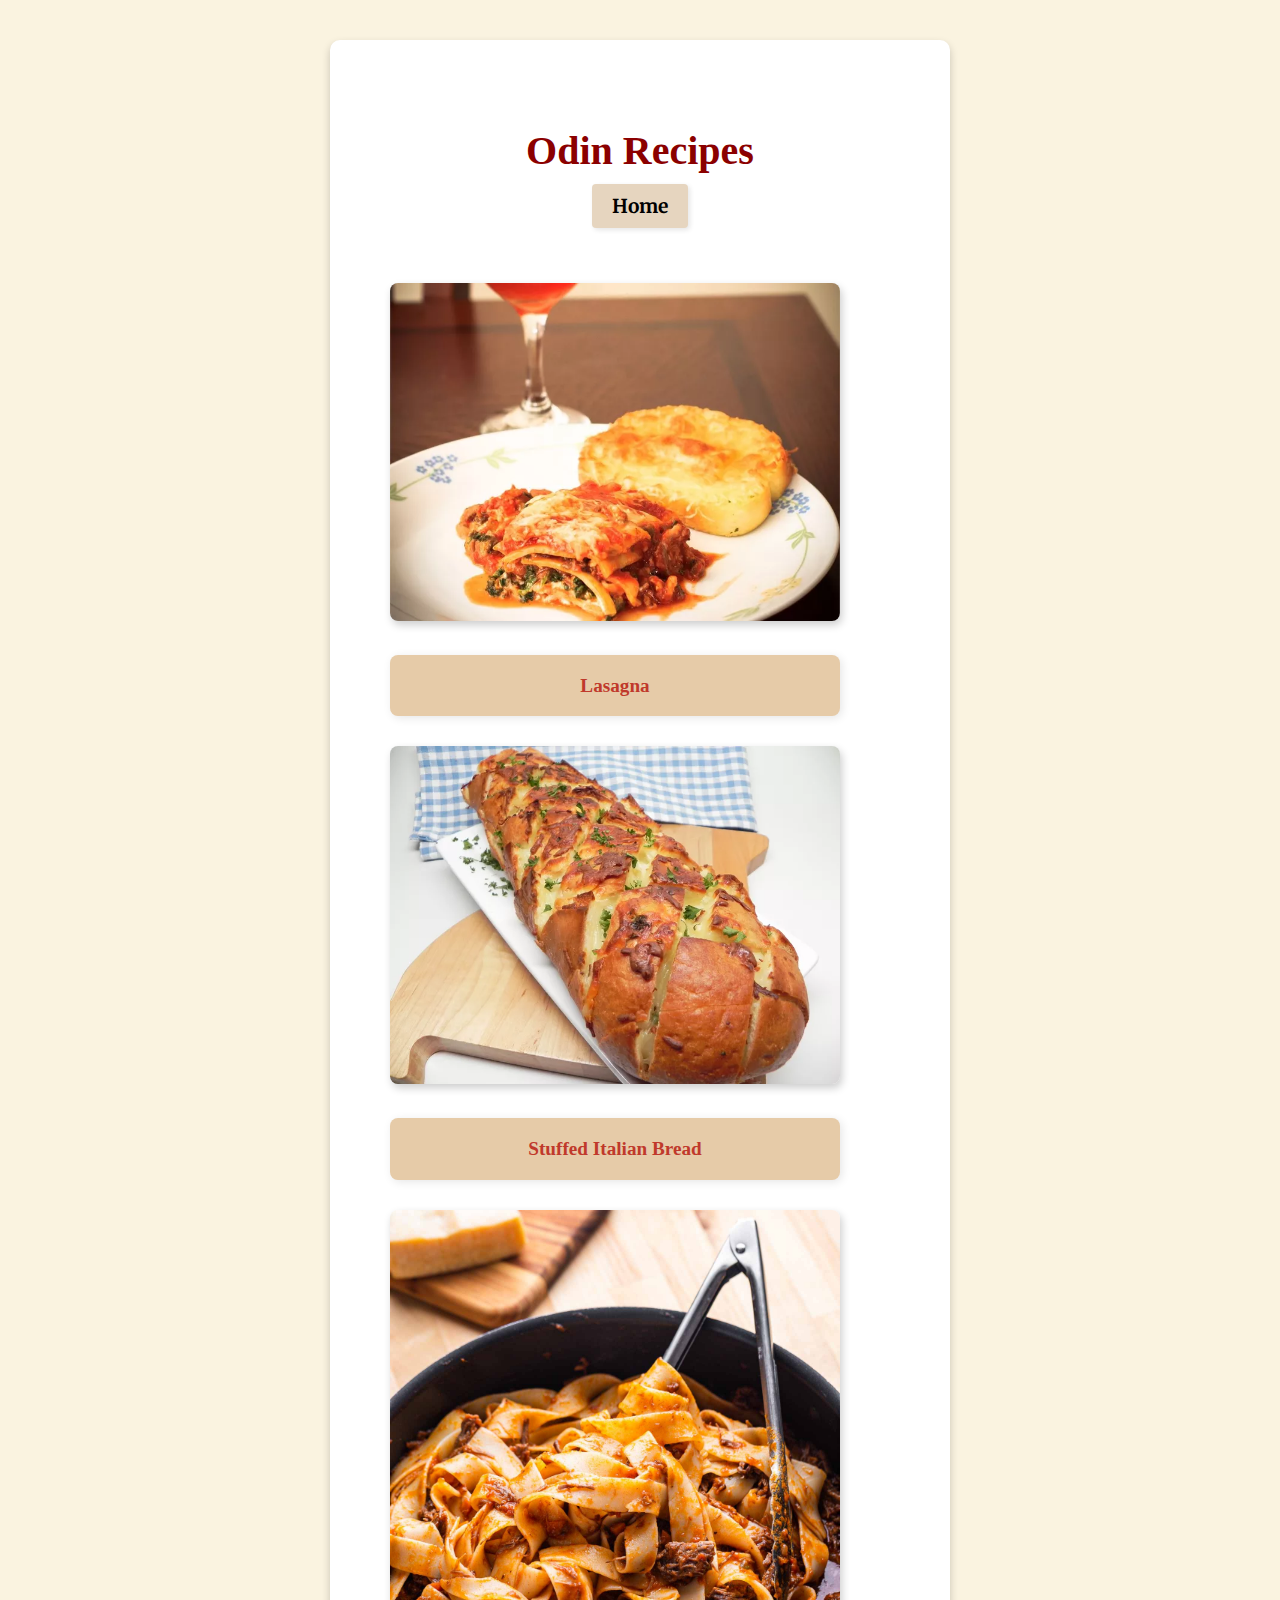
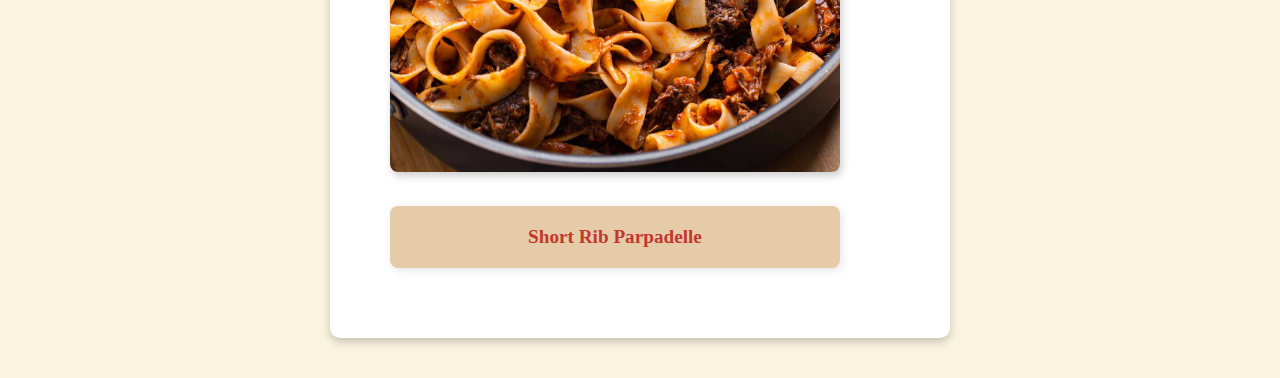
<file: index.html>
<!DOCTYPE html>
<html lang="en">
<head>
  <meta charset="UTF-8">
  <meta name="viewport" content="width=device-width, initial-scale=1.0">

  <title>Odin Recipes</title>
  <style>
@import url('https://fonts.googleapis.com/css2?family=Merriweather:ital,wght@0,300;0,400;0,700;0,900;1,300;1,400;1,700;1,900&display=swap');
</style>
  <link rel="stylesheet" href="styles.css">
</head>
<body>
  <div class="container">
    <header>
      <h1>Odin Recipes</h1>
    <a href="../index.html" class="home-link">Home</a>
    </header>
    <ul class="recipe-list">
      <img src="images/chicken-lasagna.jpg" alt="Chicken Lasagna">
      <li><a href="recipes/lasagna.html">Lasagna</a></li>
      <img src="images/baked-italian-bread.webp" alt="Stuffed Italian Bread">
      <li><a href="recipes/italian-bread.html">Stuffed Italian Bread</a></li>
      <img src="images/short-ribs-pappardelle.jpg" alt="Spaghetti">
      <li><a href="recipes/spaghetti.html">Short Rib Parpadelle</a></li>
    </ul>
  </div>
</body>
</html>
</file>
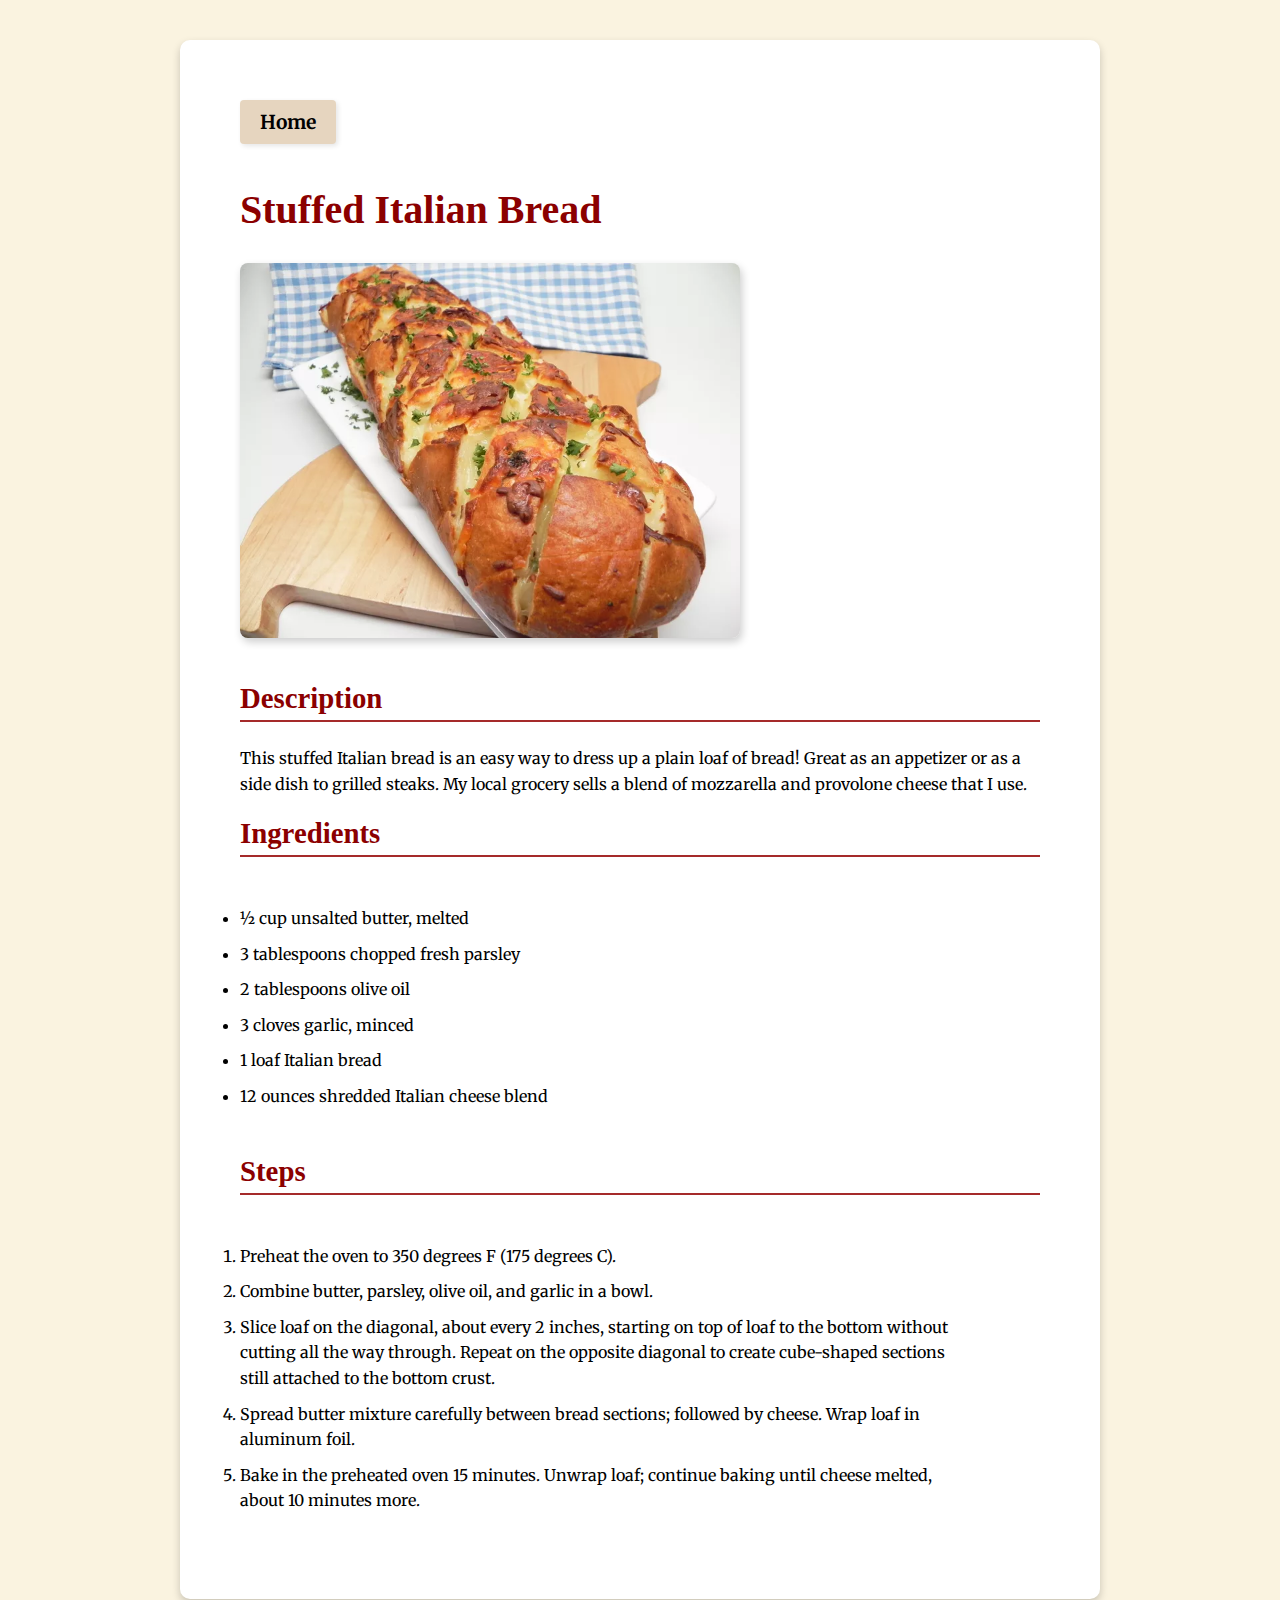
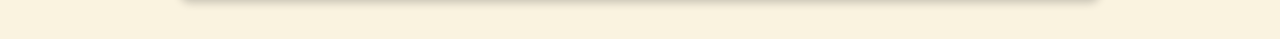
<file: italian-bread.html>
<!DOCTYPE html>
<html lang="en">
<head>
  <meta charset="UTF-8">
  <meta name="viewport" content="width=device-width, initial-scale=1.0">

  <title>Stuffed Italian Bread</title>
  <link rel="preconnect" href="https://fonts.googleapis.com">
<link rel="preconnect" href="https://fonts.gstatic.com" crossorigin>
<link href="https://fonts.googleapis.com/css2?family=Merriweather:ital,wght@0,300;0,400;0,700;0,900;1,300;1,400;1,700;1,900&display=swap" rel="stylesheet">
  <link rel="stylesheet" href="styles.css">
</head>
<body>
  <div class="container">
    <a href="index.html" class="home-link">Home</a>
    <h1>Stuffed Italian Bread</h1>
    <img src="images/baked-italian-bread.webp" alt="Lasagna">
  <h2>Description</h2>
  <p>This stuffed Italian bread is an easy way to dress up a plain loaf of bread! Great as an appetizer or 
    as a side dish to grilled steaks. My local grocery sells a blend of mozzarella and provolone cheese that I use.</p>
    <h2>Ingredients</h2>
  <ul>
    <li>½ cup unsalted butter, melted</li>
    <li>3 tablespoons chopped fresh parsley</li>
    <li>2 tablespoons olive oil</li>
    <li>3 cloves garlic, minced</li>
    <li>1 loaf Italian bread</li>
    <li>12 ounces shredded Italian cheese blend</li>
  </ul>
  <h2>Steps</h2>
  <ol>
    <li>Preheat the oven to 350 degrees F (175 degrees C).</li>
    <li>Combine butter, parsley, olive oil, and garlic in a bowl.</li>
    <li>Slice loaf on the diagonal, about every 2 inches, starting on 
        top of loaf to the bottom without cutting all the way through. 
        Repeat on the opposite diagonal to create cube-shaped sections 
        still attached to the bottom crust.</li>
    <li>Spread butter mixture carefully between bread sections; followed by cheese. Wrap loaf in aluminum foil.</li>
    <li>Bake in the preheated oven 15 minutes. Unwrap loaf; continue baking until cheese melted, about 10 minutes more.</li>
  </ol>
  </div>
</body>
</html>
</file>
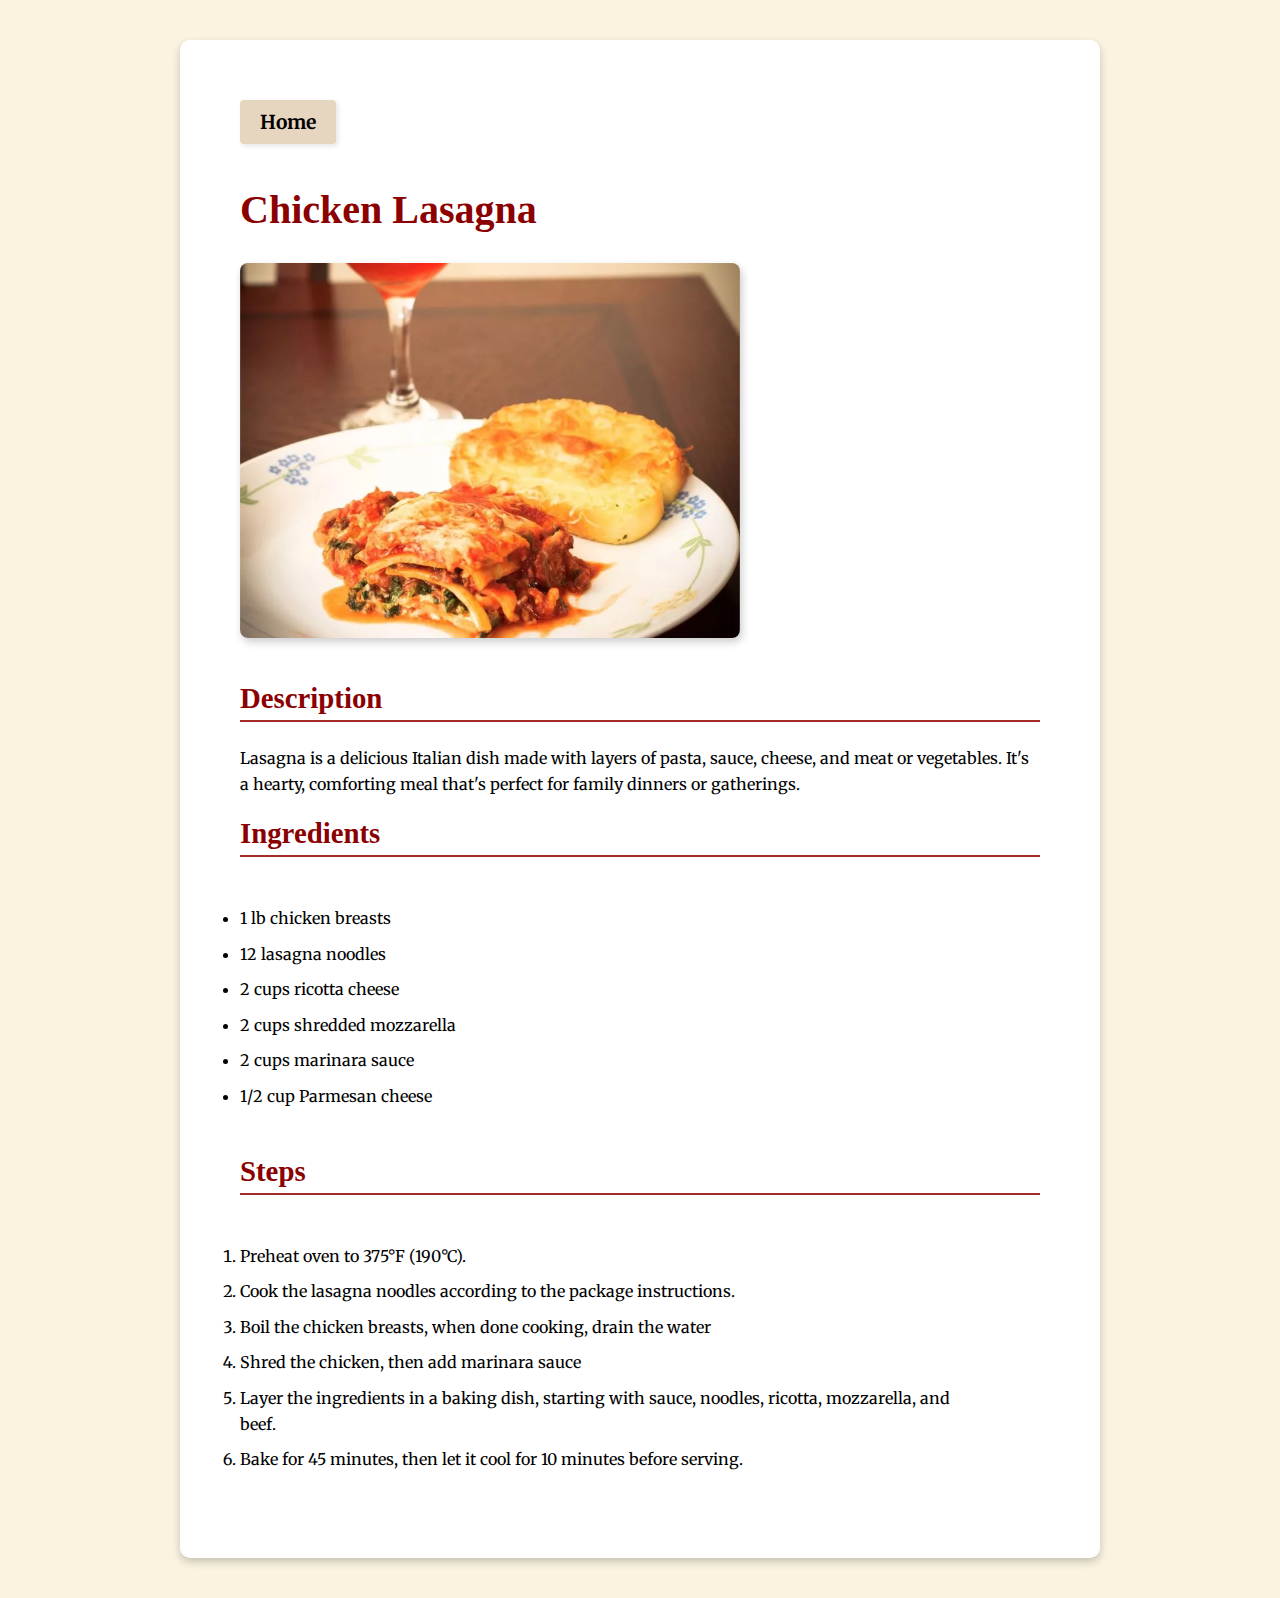
<file: recipes/lasagna.html>
<!DOCTYPE html>
<html lang="en">
<head>
  <meta charset="UTF-8">
  <meta name="viewport" content="width=device-width, initial-scale=1.0">

  <title>Chicken Lasagna</title>
  <link rel="preconnect" href="https://fonts.googleapis.com">
<link rel="preconnect" href="https://fonts.gstatic.com" crossorigin>
<link href="https://fonts.googleapis.com/css2?family=Merriweather:ital,wght@0,300;0,400;0,700;0,900;1,300;1,400;1,700;1,900&display=swap" rel="stylesheet">
  <link rel="stylesheet" href="../styles.css">
</head>
<body>
  <div class="container">
    <a href="../index.html" class="home-link">Home</a>
    <h1>Chicken Lasagna</h1>
    <img src="../images/chicken-lasagna.jpg" alt="Lasagna">
  <h2>Description</h2>
  <p>Lasagna is a delicious Italian dish made with layers of pasta, sauce, 
    cheese, and meat or vegetables. It's a hearty, comforting meal that's perfect 
    for family dinners or gatherings.</p>
    <h2>Ingredients</h2>
  <ul>
    <li>1 lb chicken breasts</li>
    <li>12 lasagna noodles</li>
    <li>2 cups ricotta cheese</li>
    <li>2 cups shredded mozzarella</li>
    <li>2 cups marinara sauce</li>
    <li>1/2 cup Parmesan cheese</li>
  </ul>
  <h2>Steps</h2>
  <ol>
    <li>Preheat oven to 375°F (190°C).</li>
    <li>Cook the lasagna noodles according to the package instructions.</li>
    <li>Boil the chicken breasts, when done cooking, drain the water</li>
    <li>Shred the chicken, then add marinara sauce</li>
    <li>Layer the ingredients in a baking dish, starting with sauce, noodles, ricotta,
       mozzarella, and beef.</li>
    <li>Bake for 45 minutes, then let it cool for 10 minutes before serving.</li>
  </ol>
  </div>
</body>
</html>
</file>
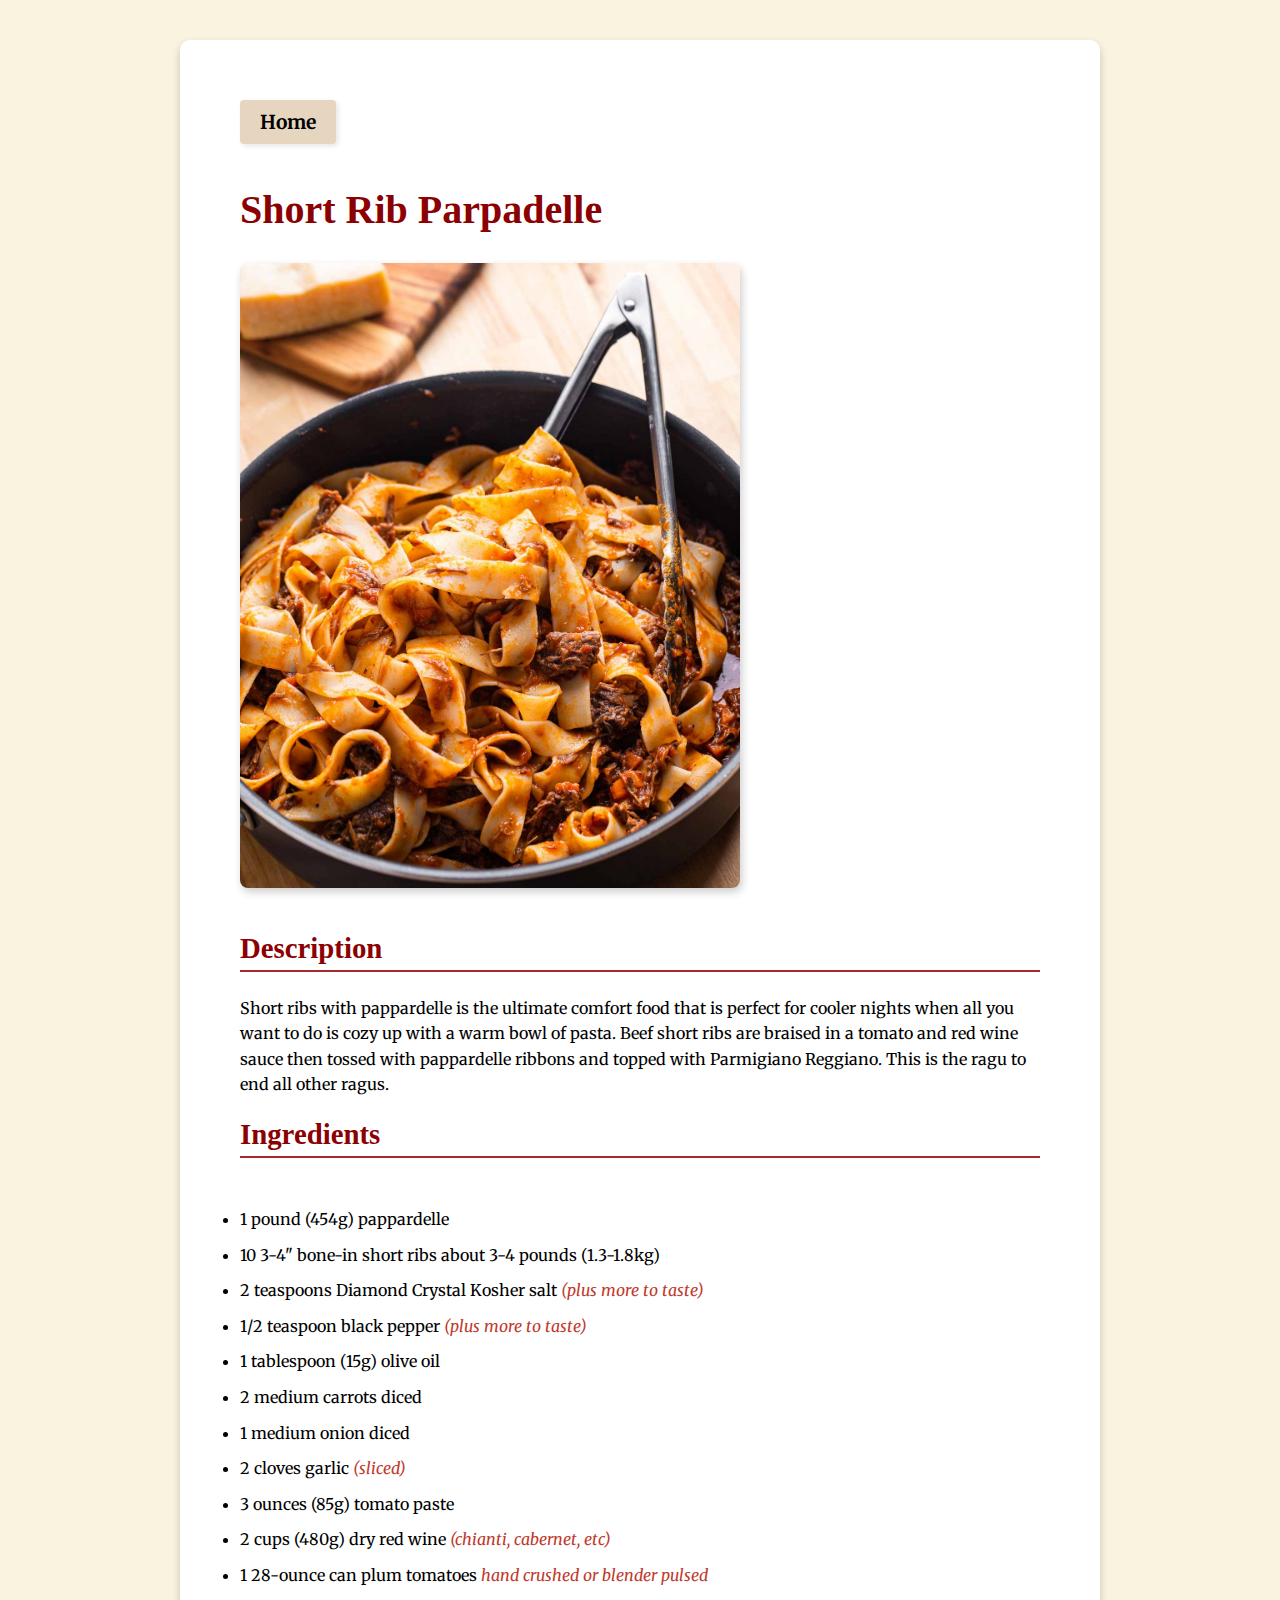
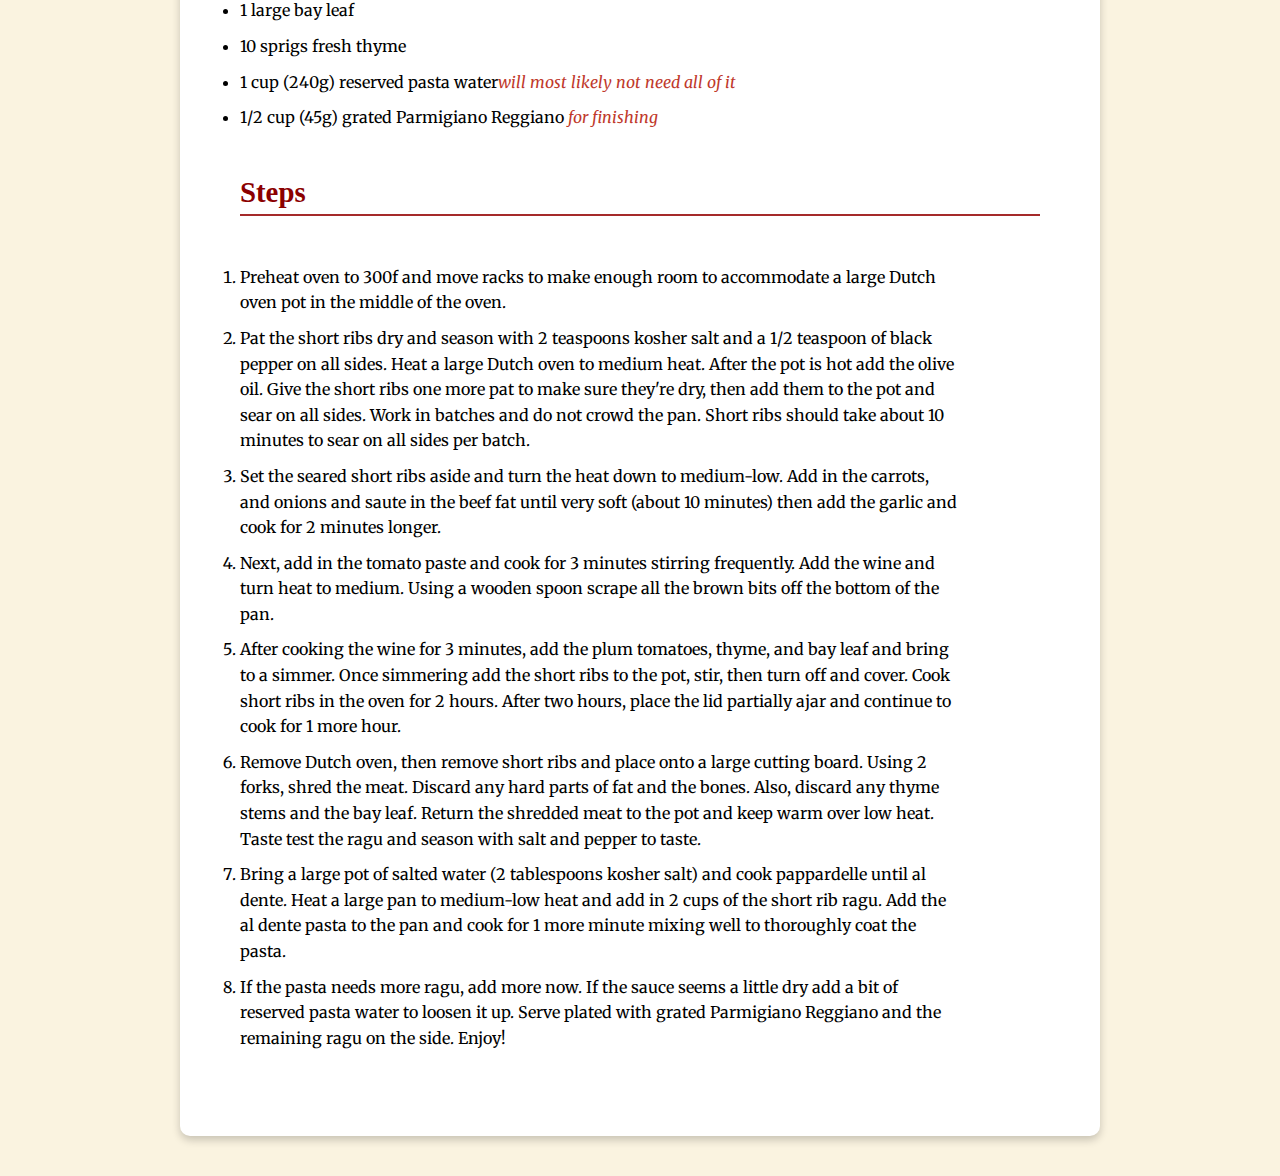
<file: recipes/short-rib-parpadelle.html>
<!DOCTYPE html>
<html lang="en">
<head>
  <meta charset="UTF-8">
  <meta name="viewport" content="width=device-width, initial-scale=1.0">

  <title>Short Rib Parpadelle</title>
  <link rel="preconnect" href="https://fonts.googleapis.com">
<link rel="preconnect" href="https://fonts.gstatic.com" crossorigin>
<link href="https://fonts.googleapis.com/css2?family=Merriweather:ital,wght@0,300;0,400;0,700;0,900;1,300;1,400;1,700;1,900&display=swap" rel="stylesheet">
  <link rel="stylesheet" href="../styles.css">
</head>
<body>
  <div class="container">
    <a href="../index.html" class="home-link">Home</a>
  <h1>Short Rib Parpadelle</h1>
  <img src="../images/short-ribs-pappardelle.jpg" alt="spaghetti">
  <h2>Description</h2>
  <p>Short ribs with pappardelle is the ultimate comfort food that is perfect 
    for cooler nights when all you want to do is cozy up with a warm bowl of pasta.  
    Beef short ribs are braised in a tomato and red wine sauce then tossed with 
    pappardelle ribbons and topped with Parmigiano Reggiano.  This is the ragu to
    end all other ragus. </p>
    <h2>Ingredients</h2>
  <ul>
    <li>1 pound (454g) pappardelle</li>
    <li>10 3-4" bone-in short ribs about 3-4 pounds (1.3-1.8kg)</li>
    <li>2 teaspoons Diamond Crystal Kosher salt <em>(plus more to taste)</em></li>
    <li>1/2 teaspoon black pepper <em>(plus more to taste)</em>
    <li>1 tablespoon (15g) olive oil</li>
    <li>2 medium carrots diced</li>
    <li>1 medium onion diced</li>
    <li>2 cloves garlic <em>(sliced)</em></li>
    <li>3 ounces (85g) tomato paste</li>
    <li>2 cups (480g) dry red wine <em>(chianti, cabernet, etc)</em></li>
    <li>1 28-ounce can plum tomatoes <em>hand crushed or blender pulsed</em></li>
    <li>1 large bay leaf</li>
    <li>10 sprigs fresh thyme</li>
    <li>1 cup (240g) reserved pasta water<em>will most likely not need all of it</em></li>
    <li>1/2 cup (45g) grated Parmigiano Reggiano <em>for finishing</em></li>
  </ul>
  <h2>Steps</h2>
  <ol>
    <li>Preheat oven to 300f and move racks to make enough room to accommodate a large Dutch oven pot in the middle of the oven.</li>
    <li>Pat the short ribs dry and season with 2 teaspoons kosher salt and a 1/2 teaspoon of black pepper on all sides. 
        Heat a large Dutch oven to medium heat. After the pot is hot add the olive oil. 
        Give the short ribs one more pat to make sure they're dry, then add them to the pot and 
        sear on all sides. Work in batches and do not crowd the pan. Short ribs should take about 
        10 minutes to sear on all sides per batch.</li>
    <li>Set the seared short ribs aside and turn the heat down to medium-low. Add in the carrots, and onions and saute in the 
          beef fat until very soft (about 10 minutes) then add the garlic and cook for 2 minutes longer.</li>
    <li>Next, add in the tomato paste and cook for 3 minutes stirring frequently. Add the wine and turn heat to medium. Using a 
      wooden spoon scrape all the brown bits off the bottom of the pan.</li>
    <li>After cooking the wine for 3 minutes, add the plum tomatoes, thyme, and bay leaf and bring to a simmer. Once simmering 
      add the short ribs to the pot, stir, then turn off and cover. Cook short ribs in the oven for 2 hours. After two hours, place 
      the lid partially ajar and continue to cook for 1 more hour.</li>
    <li>Remove Dutch oven, then remove short ribs and place onto a large cutting board. Using 2 forks, shred the meat. Discard any 
      hard parts of fat and the bones. Also, discard any thyme stems and the bay leaf. Return the shredded meat to the pot and keep 
      warm over low heat. Taste test the ragu and season with salt and pepper to taste.</li>
    <li>Bring a large pot of salted water (2 tablespoons kosher salt) and cook pappardelle until al dente. Heat a large pan to 
      medium-low heat and add in 2 cups of the short rib ragu. Add the al dente pasta to the pan and cook for 1 more minute mixing 
      well to thoroughly coat the pasta.</li>
    <li>If the pasta needs more ragu, add more now. If the sauce seems a little dry add a bit of reserved pasta water to loosen 
      it up. Serve plated with grated Parmigiano Reggiano and the remaining ragu on the side. Enjoy!</li>
      </ol>
      </div>
</body>
</html>
</file>
<file: styles.css>
body{
    font-family: "Merriweather", serif;
    background-color: #FAF3E0; 
    margin: 0;
    padding: 0;
    display: flex;
    justify-content: center;
    align-items: center;
    min-height: 100vh; 
}

.container {
    margin: 20px;
    padding: 20px;
    background-color: white;  
}

header {
    text-align: center;
    margin-bottom: 20px;
    }
    
h1 {
    font-family: 'Playfair Display', serif;
    color: #C0392B; 
    font-size: 3rem;
    }

.home-link {
        display: inline-block;
        font-size: 1.2rem;
        font-weight: bold;
        color: black; 
        text-decoration: none;
        background-color: #e6d5bf; 
        padding: 10px 20px;
        border-radius: 4px;
        margin-bottom: 15px;
        box-shadow: 2px 2px 5px rgba(0, 0, 0, 0.1);
    }
    
.home-link:hover {
    background-color: #C0392B; 
    color: white; 
    }

.recipe-list {
        list-style: none;
        padding: 0;
        margin: 0;
    }
    
.recipe-list li {
        background-color: #E6CBA8; 
        margin: 10px 0;
        padding: 15px;
        border-radius: 8px;
        font-size: 1.2rem;
        text-align: center;
        box-shadow: 2px 2px 10px rgba(0, 0, 0, 0.1);
    }
    
.recipe-list a {
        text-decoration: none;
        color: #C0392B; 
        font-weight: bold;
        font-family: 'Playfair Display', serif;
    }
    
.recipe-list a:hover {
        color: #2E8B57; 
    }

.recipe-list li:hover {
        background-color: #D8B59D; 
    }

    /*lasagna page*/
 img {
        width: 100%;
        max-width: 500px;
        border-radius: 10px;
        box-shadow: 0 4px 6px rgba(0, 0, 0, 0.1);
        margin: 20px 0;
    }
    
h2 {
        font-family: 'Playfair Display', serif;
        color: #2E8B57; 
        font-size: 1.8rem;
        margin-top: 20px;
    }
    
p {
        font-size: 1rem;
        line-height: 1.6;
        margin: 10px 0;
    }

a {
        text-decoration: none;
        color: #C0392B; 
        font-weight: bold;
    }

 a:hover {
        color: #2E8B57; 
    }

footer {
        margin-top: 20px;
        font-size: 0.9rem;
        color: #555;
    }

/*short-rib-parpadelle*/

.container {
        max-width: 800px;
        margin: 40px auto;
        background: white;
        padding: 60px;
        border-radius: 10px;
        box-shadow: 0px 4px 8px rgba(0, 0, 0, 0.2);
    }
h1, h2 {
        font-family: 'Playfair Display', serif;
        color: #8B0000; 
    }
    
h1 {
        font-size: 2.5rem;
        margin-bottom: 10px;
    }
    
h2 {
        font-size: 1.8rem;
        margin-top: 20px;
        border-bottom: 2px solid #A52A2A; 
        padding-bottom: 5px;
    }
    
img {
        width: 100%;
        max-width: 500px;
        border-radius: 8px;
        box-shadow: 2px 4px 8px rgba(0, 0, 0, 0.2);
        margin: 20px 0;
    }
   
ul, ol {
        text-align: left;
        display: inline-block;
        margin: 15px auto;
        padding: 0;
        width: 90%;
    }
    
   li {
        font-size: 1rem;
        line-height: 1.6;
        margin: 10px 0;
    }
    
em {
        font-style: italic;
        color: #C0392B;
    }
</file>
